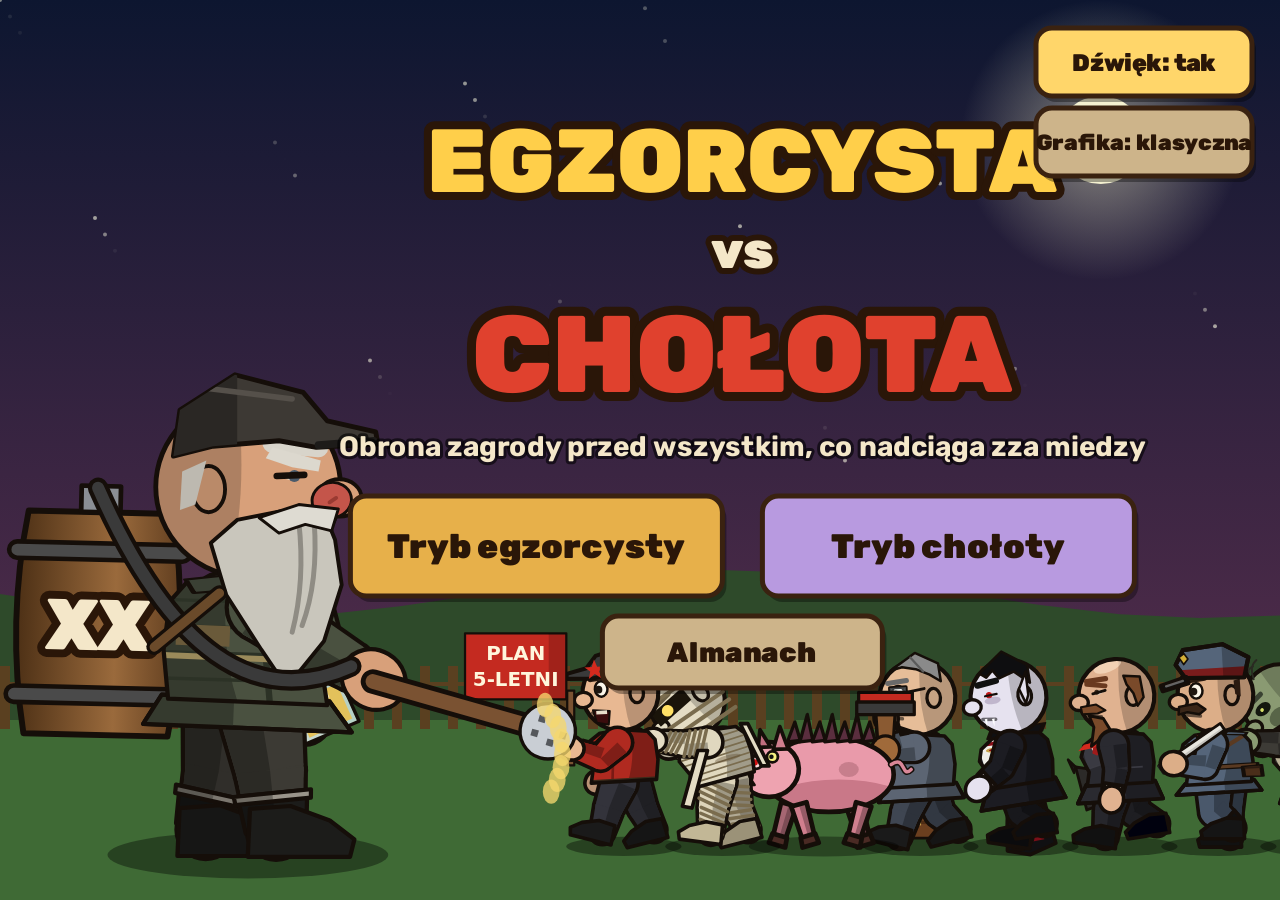
<file: index.html>
<!doctype html>
<html lang="pl">
<head>
<meta charset="utf-8">
<meta name="viewport" content="width=device-width, initial-scale=1, viewport-fit=cover">
<meta name="mobile-web-app-capable" content="yes">
<meta name="apple-mobile-web-app-capable" content="yes">
<meta name="apple-mobile-web-app-status-bar-style" content="black-translucent">
<meta name="theme-color" content="#2a1a0c">
<title>Egzorcysta vs Chołota</title>
<link rel="preconnect" href="https://fonts.googleapis.com">
<link rel="preconnect" href="https://fonts.gstatic.com" crossorigin>
<link href="https://fonts.googleapis.com/css2?family=Rubik:wght@500;700;900&display=swap" rel="stylesheet">
<link rel="manifest" href="manifest.json">
<link rel="icon" href="icon.svg">
<link rel="stylesheet" href="css/app.css">
</head>
<body>
<canvas id="c" aria-label="Gra Egzorcysta vs Chołota"></canvas>
<script src="js/init.js"></script>
<script src="js/prymitywy_rysowania.js"></script>
<script src="js/dane_sprzet.js"></script>
<script src="js/dane_cholota.js"></script>
<script src="js/poziomy.js"></script>
<script src="js/tryb_zly_cholota.js"></script>
<script src="js/zapis.js"></script>
<script src="js/stan.js"></script>
<script src="js/obrazenia.js"></script>
<script src="js/logika.js"></script>
<script src="js/nowa_grafika_szkielet.js"></script>
<script src="js/grafika_v3_reszta.js"></script>
<script src="js/bufor_gotowych_klatek.js"></script>
<script src="js/rysowanie_pole.js"></script>
<script src="js/ui.js"></script>
<script src="js/pokaz_dzialania_broni.js"></script>
<script src="js/almanach.js"></script>
<!-- style grafiki do wyboru w grze (przełącznik na tytule i w pauzie) -->
<script src="js/styl_gry.js"></script>
<script src="js/styles/odnowa.js"></script>
<script src="js/styles/odnowa_ludzie.js"></script>
<script src="js/styles/odnowa_ludzie2.js"></script>
<script src="js/styles/odnowa_stwory.js"></script>
<script src="js/styles/odnowa_sprzet1.js"></script>
<script src="js/styles/odnowa_sprzet2.js"></script>
<script src="js/styles/odnowa_pociski.js"></script>
<script src="js/styles/odnowa_lekka.js"></script>
<script src="js/styles/pixel.js"></script>
<script src="js/styles/pixel_ludzie.js"></script>
<script src="js/styles/pixel_ludzie2.js"></script>
<script src="js/styles/pixel_stwory.js"></script>
<script src="js/styles/pixel_sprzet1.js"></script>
<script src="js/styles/pixel_sprzet2.js"></script>
<script src="js/styles/pixel_pociski.js"></script>
<script src="js/dzwiek_syntezowany_bez.js"></script>
<script src="js/petla_i_wejscie.js"></script>
<!-- offline tylko na serwerze; lokalnie cache psułby podgląd zmian -->
<script>if('serviceWorker' in navigator&&!/^(localhost|127\.)/.test(location.hostname))navigator.serviceWorker.register('sw.js');</script>
</body>
</html>
</file>
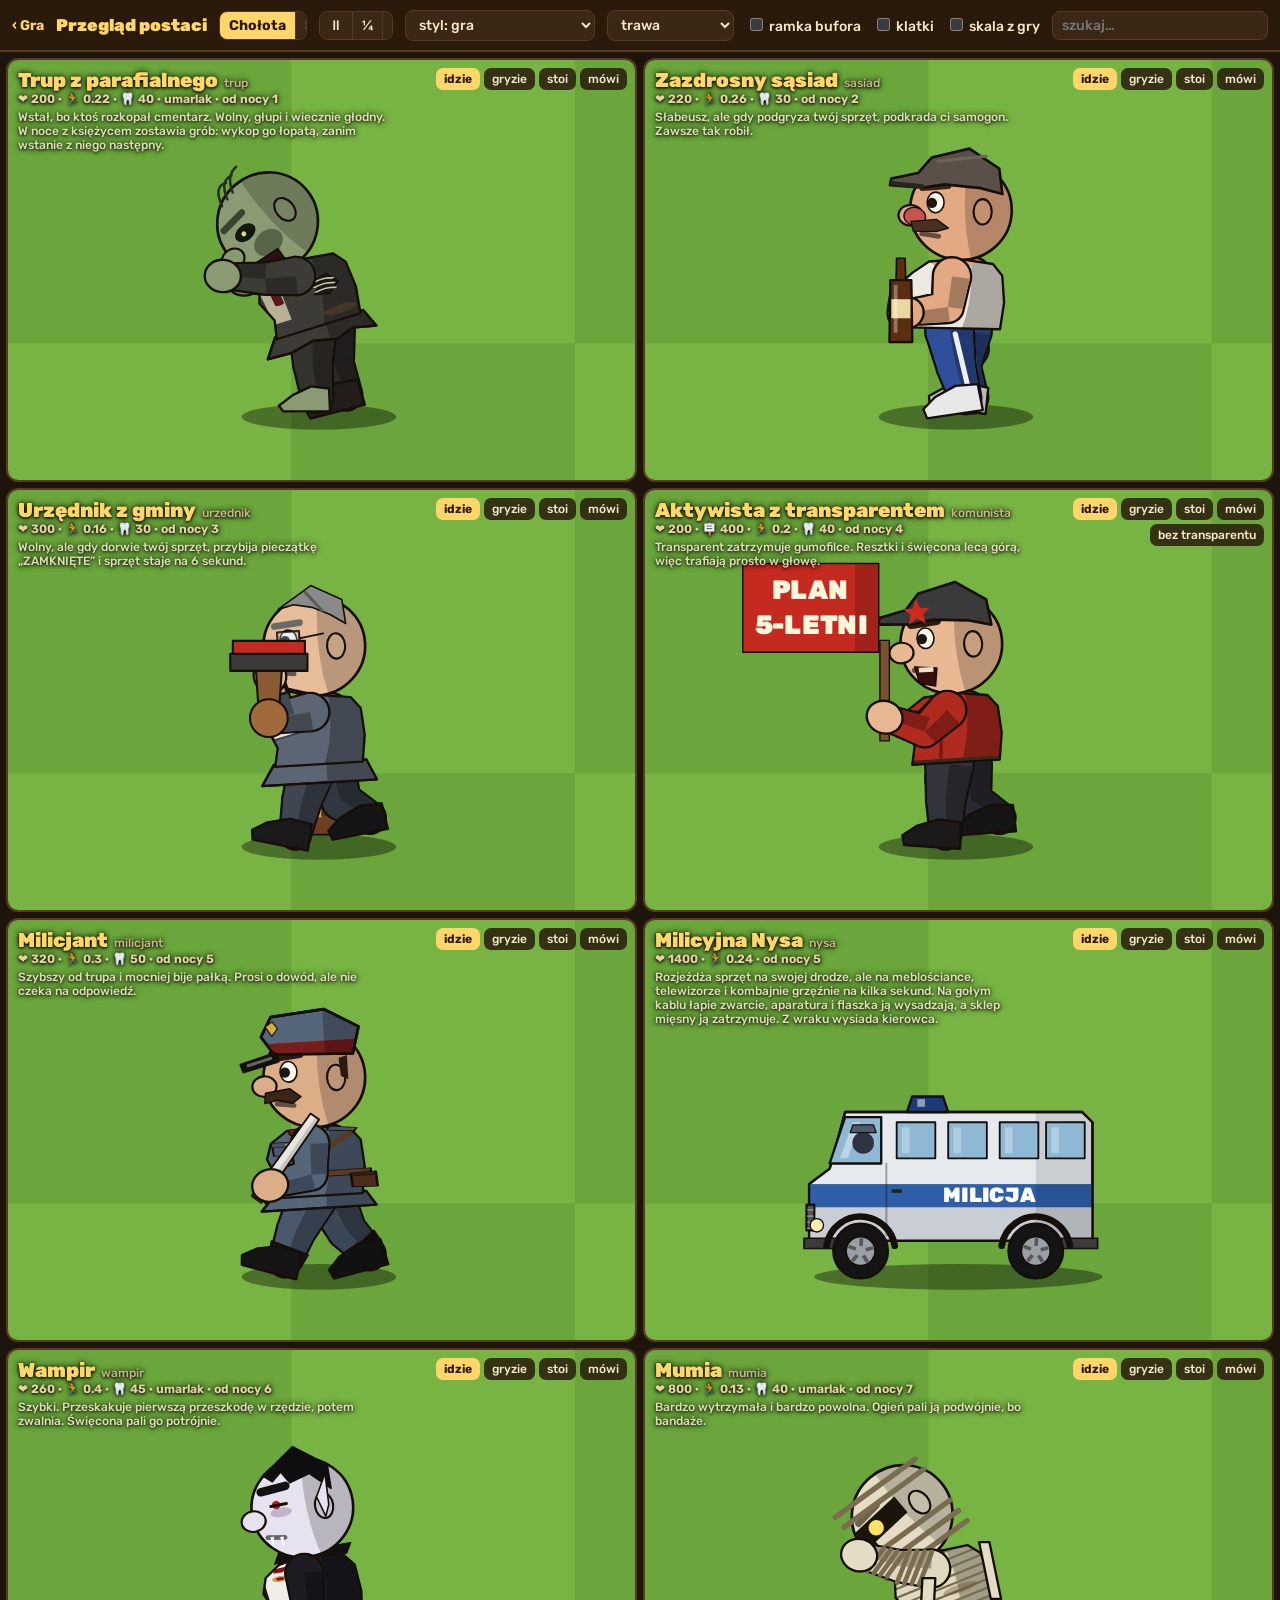
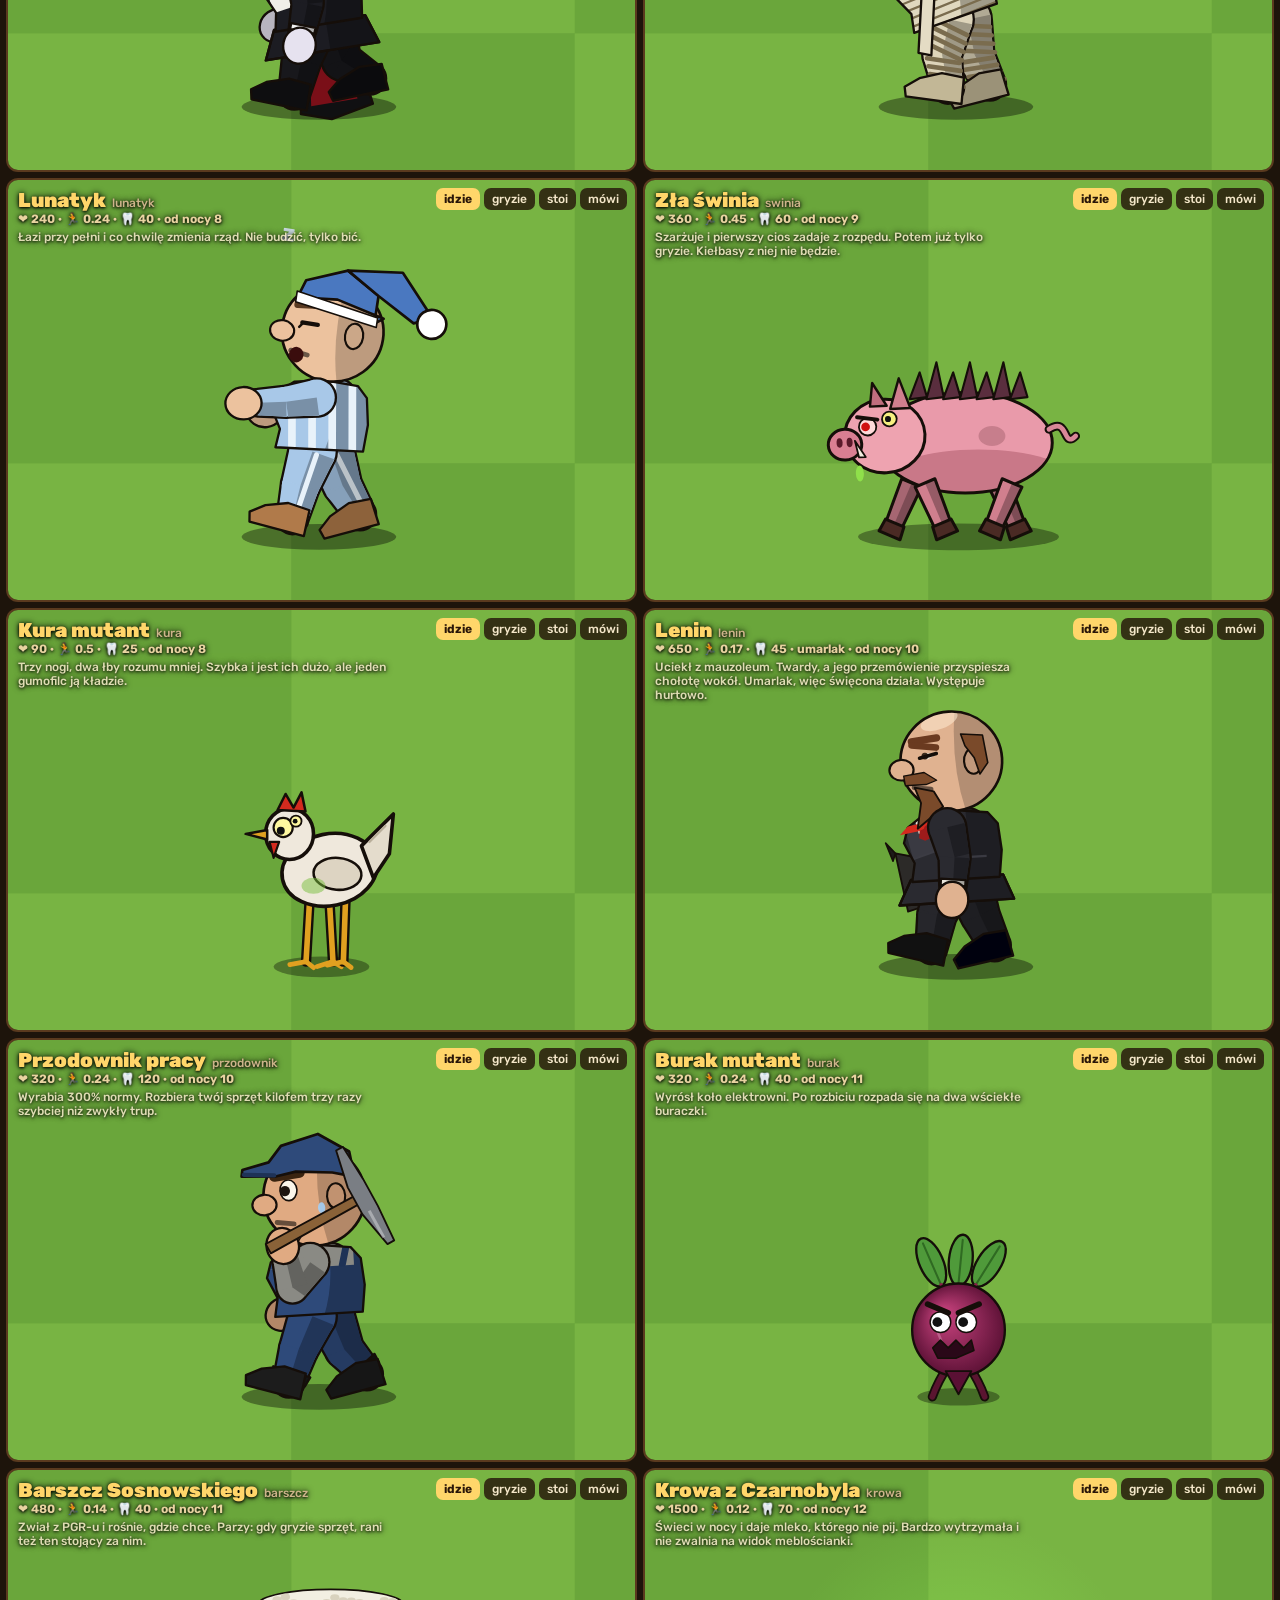
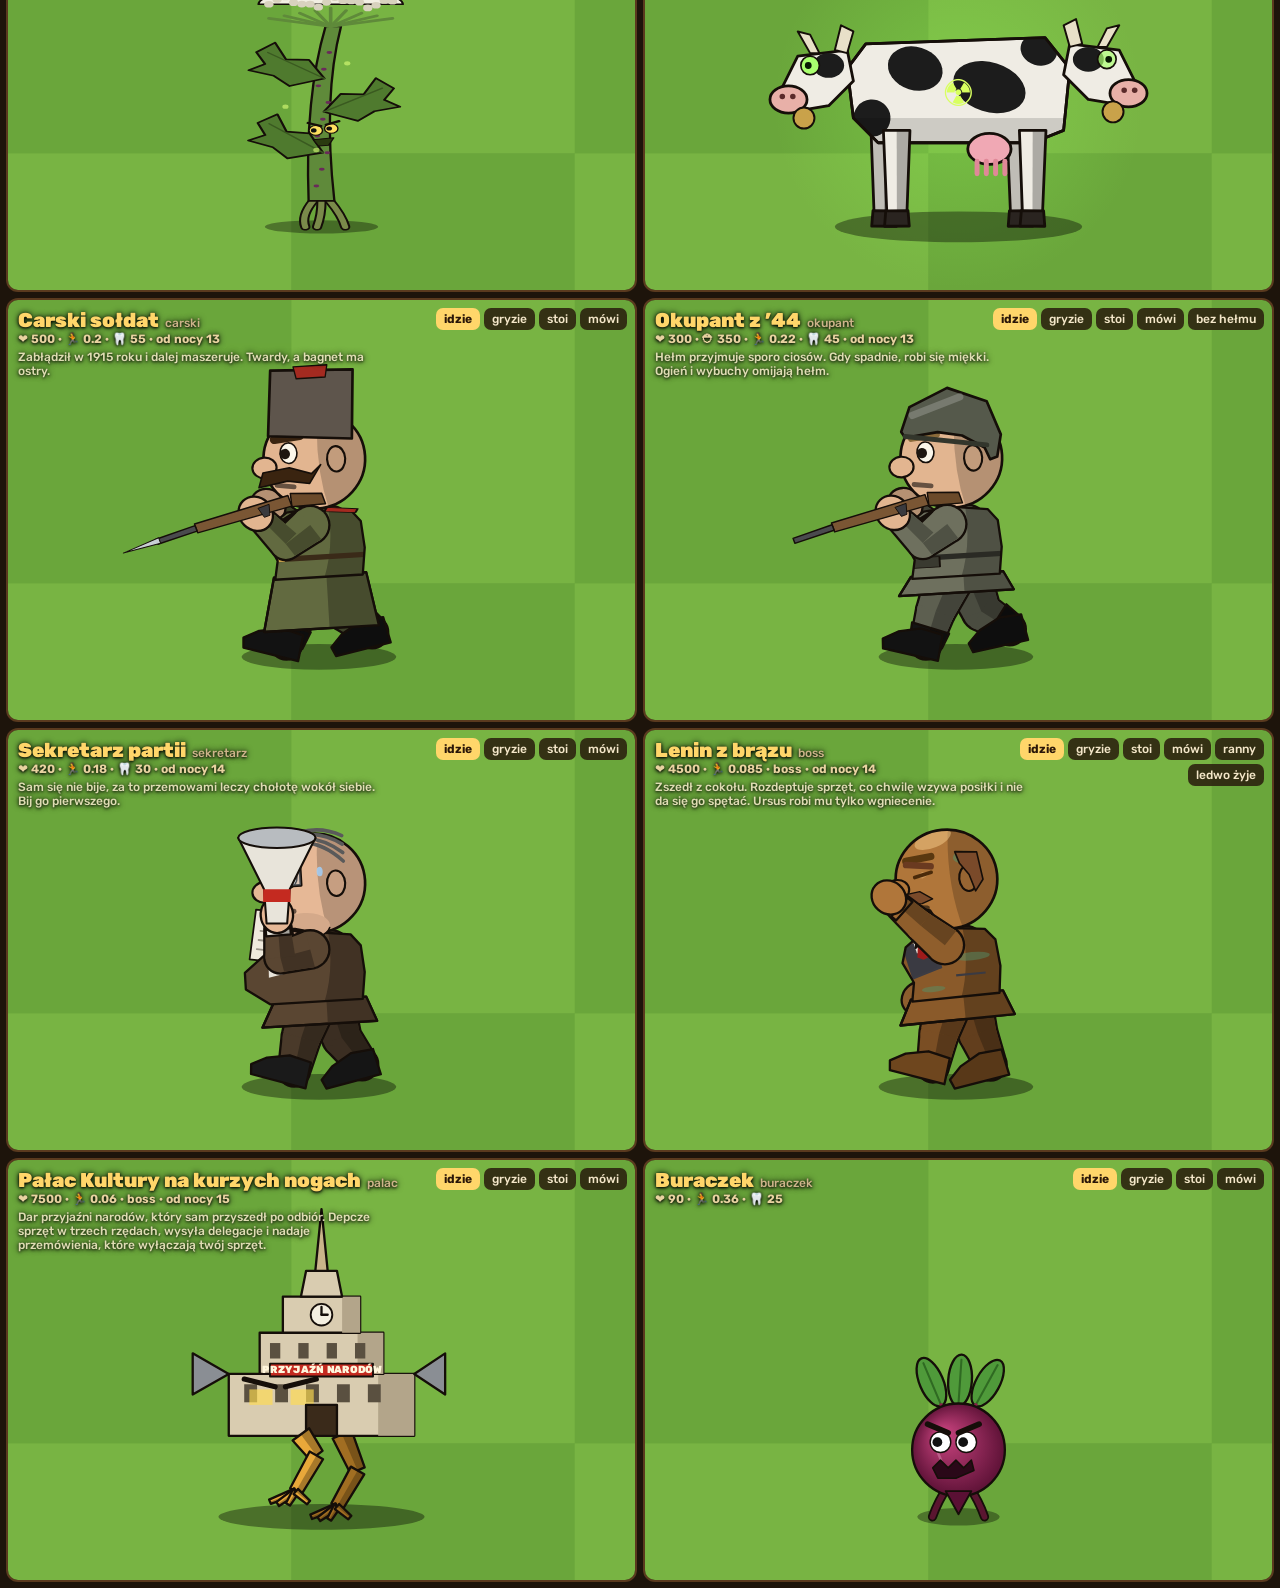
<file: postacie.html>
<!doctype html>
<html lang="pl">
<head>
<meta charset="utf-8">
<meta name="viewport" content="width=device-width, initial-scale=1">
<link rel="icon" href="icon.svg">
<title>Przegląd postaci – Egzorcysta vs Chołota</title>
<link rel="preconnect" href="https://fonts.googleapis.com">
<link rel="preconnect" href="https://fonts.gstatic.com" crossorigin>
<link href="https://fonts.googleapis.com/css2?family=Rubik:wght@500;700;900&display=swap" rel="stylesheet">
<link rel="stylesheet" href="css/postacie.css">
</head>
<body>
<header>
  <a href="./" title="Do gry">‹ Gra</a>
  <b>Przegląd postaci</b>
  <span class="seg" id="tabs"></span>
  <span class="seg" id="speeds"></span>
  <select id="style" title="Styl rysowania chołoty i sprzętu"></select>
  <select id="bg" title="Tło"></select>
  <label><input type="checkbox" id="box"> ramka bufora</label>
  <label><input type="checkbox" id="frames"> klatki</label>
  <label><input type="checkbox" id="gameScale"> skala z gry</label>
  <input id="q" type="search" placeholder="szukaj…">
</header>
<main id="grid"></main>
<!-- gra potrzebuje #c przy starcie; tu tylko zaślepka -->
<canvas id="c" hidden></canvas>
<script src="js/postacie.js"></script>
</body>
</html>
</file>
<file: css/app.css>
:root{--bg:#1d140b;--fg:#f4e7c9;color-scheme:light dark;box-sizing:border-box;padding-top:env(safe-area-inset-top,0px);padding-bottom:env(safe-area-inset-bottom,0px);padding-left:env(safe-area-inset-left,0px);padding-right:env(safe-area-inset-right,0px);}
@media (prefers-color-scheme: dark){:root:not([data-theme="light"]){--bg:#140d07;--fg:#f4e7c9;color-scheme:dark;}}
:root[data-theme="dark"]{--bg:#140d07;--fg:#f4e7c9;color-scheme:dark;}
html{height:100%;scroll-padding-top:env(safe-area-inset-top,0px);background:var(--bg);}
body{height:100%;margin:0;background:var(--bg);color:var(--fg);overflow:hidden;touch-action:none;-webkit-user-select:none;user-select:none;-webkit-touch-callout:none;-webkit-tap-highlight-color:transparent;font-family:Rubik,system-ui,sans-serif;}
#c{display:block;width:100%;height:100%;}
</file>
<file: css/postacie.css>
:root{--bg:#1d140b;--fg:#f4e7c9;--acc:#ffd66a;--panel:#2e2013;--head:52px;color-scheme:dark;}
*{box-sizing:border-box;}
body{margin:0;background:var(--bg);color:var(--fg);font:500 14px Rubik,system-ui,sans-serif;}
header{position:sticky;top:0;z-index:2;height:var(--head);display:flex;align-items:center;gap:12px;padding:0 12px;background:#2a1a0c;border-bottom:2px solid #5a3a1e;overflow-x:auto;white-space:nowrap;}
header a{color:var(--acc);text-decoration:none;font-weight:700;}
header b{color:var(--acc);font-weight:900;font-size:17px;}
.seg{display:inline-flex;border:1px solid #5a3a1e;border-radius:8px;overflow:hidden;}
button,select,input{font:inherit;color:inherit;background:#3a2716;border:0;padding:5px 9px;cursor:pointer;}
.seg button+button{border-left:1px solid #5a3a1e;}
button.on{background:var(--acc);color:#2a1608;font-weight:700;}
select,input[type=search]{border:1px solid #5a3a1e;border-radius:8px;}
input[type=checkbox]{padding:0;}
/* siatka 2×2: każda karta to pół ekranu, reszta przewija się w dół */
#grid{display:grid;grid-template-columns:1fr 1fr;grid-auto-rows:calc((100vh - var(--head)) / 2);gap:6px;padding:6px;}
.card{position:relative;background:var(--panel);border:2px solid #5a3a1e;border-radius:12px;overflow:hidden;}
.card.big{grid-column:1 / -1;grid-row:span 2;}
.card canvas{position:absolute;inset:0;width:100%;height:100%;}
.info{position:absolute;left:10px;top:8px;right:10px;pointer-events:none;text-shadow:0 1px 3px #000,0 0 6px #000;}
.info h2{margin:0;font-size:20px;font-weight:900;color:var(--acc);}
.info h2 small{font-size:12px;font-weight:500;color:#cdb48a;margin-left:6px;}
.info .stats{font-size:12px;font-weight:700;color:#e8d3a0;}
.info p{margin:4px 0 0;max-width:46ch;font-size:12px;opacity:.85;}
.states{position:absolute;right:8px;top:8px;display:flex;flex-wrap:wrap;justify-content:flex-end;gap:4px;max-width:45%;}
.states button{border-radius:7px;padding:4px 8px;font-size:12px;background:rgba(40,26,12,.85);}
.states button.on{background:var(--acc);}
@media (max-width:700px){#grid{grid-template-columns:1fr;}}
#style{max-width:190px;}
</file>
